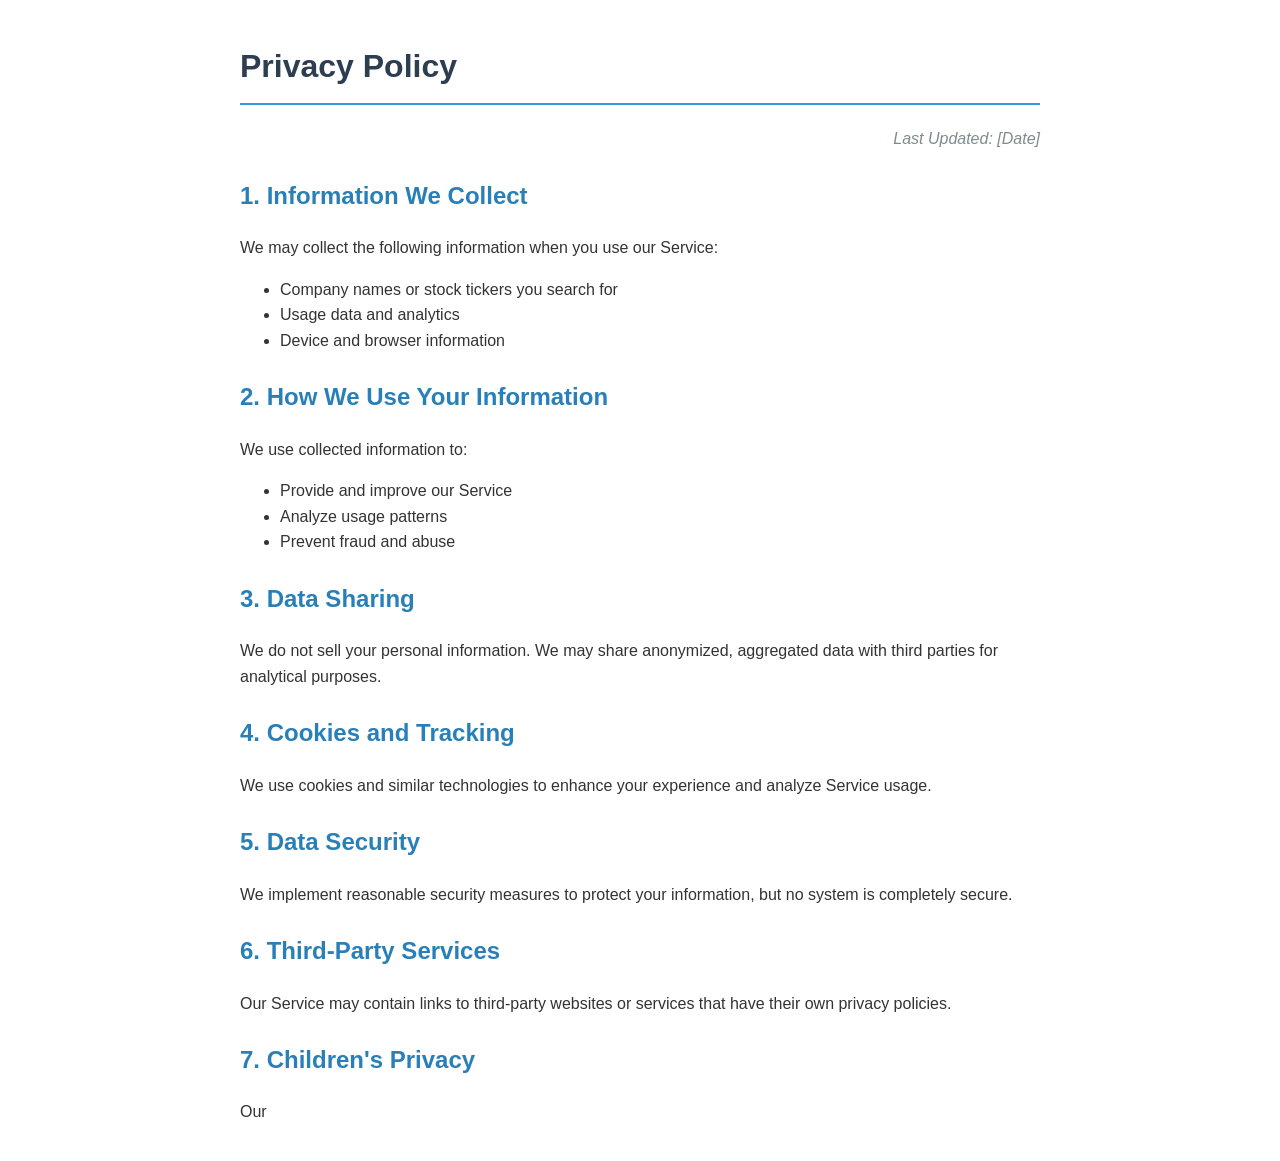
<file: contact/privacy.html>
<!DOCTYPE html>
<html lang="en">
<head>
    <meta charset="UTF-8">
    <meta name="viewport" content="width=device-width, initial-scale=1.0">
    <title>AI Stock Analysis Tool - Privacy Policy</title>
    <style>
        body {
            font-family: 'Helvetica Neue', Arial, sans-serif;
            line-height: 1.6;
            color: #333;
            max-width: 800px;
            margin: 0 auto;
            padding: 20px;
        }
        h1 {
            color: #2c3e50;
            border-bottom: 2px solid #3498db;
            padding-bottom: 10px;
        }
        h2 {
            color: #2980b9;
            margin-top: 25px;
        }
        .last-updated {
            font-style: italic;
            color: #7f8c8d;
            text-align: right;
        }
    </style>
</head>
<body>
    <h1>Privacy Policy</h1>
    <p class="last-updated">Last Updated: [Date]</p>

    <h2>1. Information We Collect</h2>
    <p>We may collect the following information when you use our Service:</p>
    <ul>
        <li>Company names or stock tickers you search for</li>
        <li>Usage data and analytics</li>
        <li>Device and browser information</li>
    </ul>

    <h2>2. How We Use Your Information</h2>
    <p>We use collected information to:</p>
    <ul>
        <li>Provide and improve our Service</li>
        <li>Analyze usage patterns</li>
        <li>Prevent fraud and abuse</li>
    </ul>

    <h2>3. Data Sharing</h2>
    <p>We do not sell your personal information. We may share anonymized, aggregated data with third parties for analytical purposes.</p>

    <h2>4. Cookies and Tracking</h2>
    <p>We use cookies and similar technologies to enhance your experience and analyze Service usage.</p>

    <h2>5. Data Security</h2>
    <p>We implement reasonable security measures to protect your information, but no system is completely secure.</p>

    <h2>6. Third-Party Services</h2>
    <p>Our Service may contain links to third-party websites or services that have their own privacy policies.</p>

    <h2>7. Children's Privacy</h2>
    <p>Our
</file>
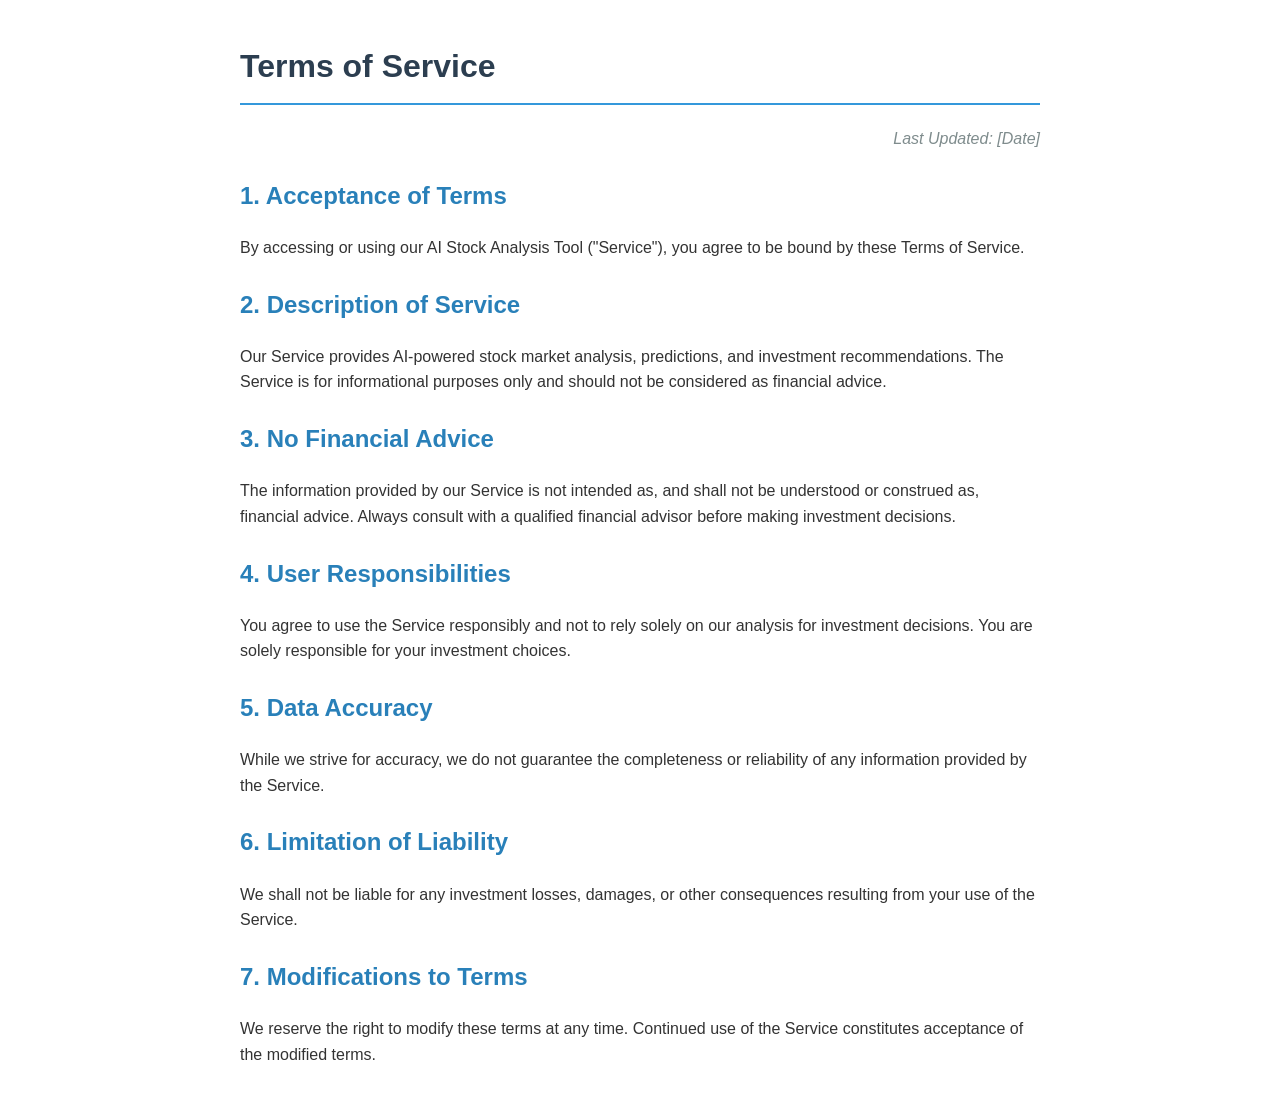
<file: contact/terms.html>
<!DOCTYPE html>
<html lang="en">
<head>
    <meta charset="UTF-8">
    <meta name="viewport" content="width=device-width, initial-scale=1.0">
    <title>AI Stock Analysis Tool - Terms of Service</title>
    <style>
        body {
            font-family: 'Helvetica Neue', Arial, sans-serif;
            line-height: 1.6;
            color: #333;
            max-width: 800px;
            margin: 0 auto;
            padding: 20px;
        }
        h1 {
            color: #2c3e50;
            border-bottom: 2px solid #3498db;
            padding-bottom: 10px;
        }
        h2 {
            color: #2980b9;
            margin-top: 25px;
        }
        .last-updated {
            font-style: italic;
            color: #7f8c8d;
            text-align: right;
        }
    </style>
</head>
<body>
    <h1>Terms of Service</h1>
    <p class="last-updated">Last Updated: [Date]</p>

    <h2>1. Acceptance of Terms</h2>
    <p>By accessing or using our AI Stock Analysis Tool ("Service"), you agree to be bound by these Terms of Service.</p>

    <h2>2. Description of Service</h2>
    <p>Our Service provides AI-powered stock market analysis, predictions, and investment recommendations. The Service is for informational purposes only and should not be considered as financial advice.</p>

    <h2>3. No Financial Advice</h2>
    <p>The information provided by our Service is not intended as, and shall not be understood or construed as, financial advice. Always consult with a qualified financial advisor before making investment decisions.</p>

    <h2>4. User Responsibilities</h2>
    <p>You agree to use the Service responsibly and not to rely solely on our analysis for investment decisions. You are solely responsible for your investment choices.</p>

    <h2>5. Data Accuracy</h2>
    <p>While we strive for accuracy, we do not guarantee the completeness or reliability of any information provided by the Service.</p>

    <h2>6. Limitation of Liability</h2>
    <p>We shall not be liable for any investment losses, damages, or other consequences resulting from your use of the Service.</p>

    <h2>7. Modifications to Terms</h2>
    <p>We reserve the right to modify these terms at any time. Continued use of the Service constitutes acceptance of the modified terms.</p>
</body>
</html>
</file>
